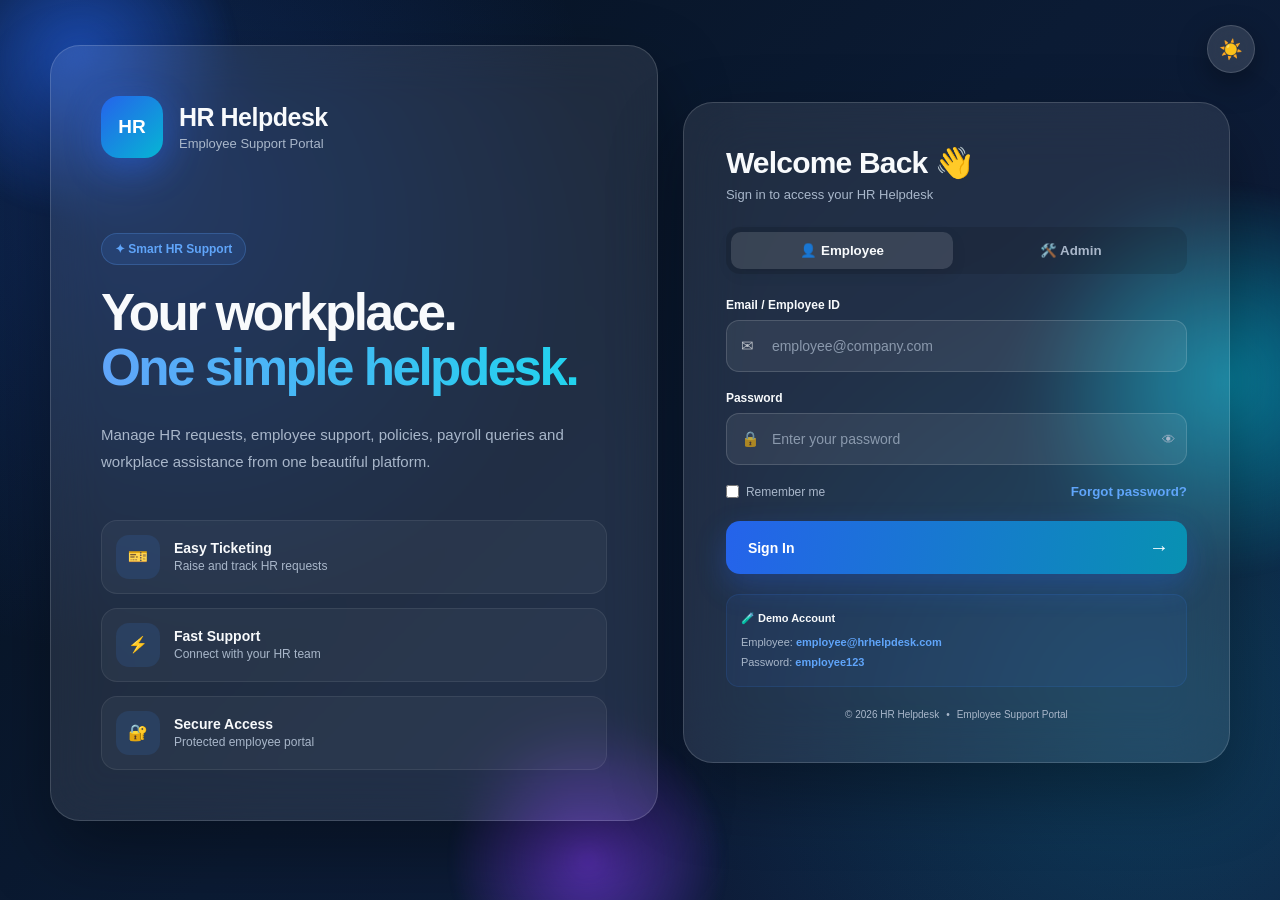
<file: index.html>
<!DOCTYPE html>
<html lang="en">
<head>
    <meta charset="UTF-8">
    <meta name="viewport" content="width=device-width, initial-scale=1.0">

    <title>HR Helpdesk | Login</title>

    <link rel="stylesheet" href="css/style.css">
</head>

<body>

    <!-- Animated Background -->
    <div class="background">
        <div class="orb orb-1"></div>
        <div class="orb orb-2"></div>
        <div class="orb orb-3"></div>
    </div>

    <!-- Theme Button -->
    <button id="themeToggle" class="theme-toggle" title="Change Theme">
        🌙
    </button>


    <!-- Main Login Container -->
    <main class="login-container">

        <!-- Left Side -->
        <section class="hero-section">

            <div class="brand">

                <div class="logo">
                    HR
                </div>

                <div>
                    <h1>HR Helpdesk</h1>
                    <p>Employee Support Portal</p>
                </div>

            </div>


            <div class="hero-content">

                <span class="badge">
                    ✦ Smart HR Support
                </span>

                <h2>
                    Your workplace.
                    <br>
                    <span>One simple helpdesk.</span>
                </h2>

                <p>
                    Manage HR requests, employee support,
                    policies, payroll queries and workplace
                    assistance from one beautiful platform.
                </p>

            </div>


            <div class="features">

                <div class="feature">
                    <div class="feature-icon">🎫</div>

                    <div>
                        <strong>Easy Ticketing</strong>
                        <small>Raise and track HR requests</small>
                    </div>
                </div>


                <div class="feature">
                    <div class="feature-icon">⚡</div>

                    <div>
                        <strong>Fast Support</strong>
                        <small>Connect with your HR team</small>
                    </div>
                </div>


                <div class="feature">
                    <div class="feature-icon">🔐</div>

                    <div>
                        <strong>Secure Access</strong>
                        <small>Protected employee portal</small>
                    </div>
                </div>

            </div>

        </section>


        <!-- Login Card -->
        <section class="login-section">

            <div class="glass-login">

                <div class="login-header">

                    <span class="mobile-logo">
                        HR
                    </span>

                    <h2>Welcome Back 👋</h2>

                    <p>
                        Sign in to access your HR Helpdesk
                    </p>

                </div>


                <!-- Role Selector -->
                <div class="role-selector">

                    <button
                        class="role-btn active"
                        data-role="employee"
                    >
                        👤 Employee
                    </button>

                    <button
                        class="role-btn"
                        data-role="admin"
                    >
                        🛠️ Admin
                    </button>

                </div>


                <!-- Login Message -->
                <div
                    id="loginMessage"
                    class="login-message"
                ></div>


                <!-- Login Form -->
                <form id="loginForm">

                    <div class="input-group">

                        <label for="email">
                            Email / Employee ID
                        </label>

                        <div class="input-wrapper">

                            <span class="input-icon">
                                ✉
                            </span>

                            <input
                                type="text"
                                id="email"
                                placeholder="employee@company.com"
                                autocomplete="username"
                                required
                            >

                        </div>

                    </div>


                    <div class="input-group">

                        <label for="password">
                            Password
                        </label>

                        <div class="input-wrapper">

                            <span class="input-icon">
                                🔒
                            </span>

                            <input
                                type="password"
                                id="password"
                                placeholder="Enter your password"
                                autocomplete="current-password"
                                required
                            >

                            <button
                                type="button"
                                id="passwordToggle"
                                class="password-toggle"
                            >
                                👁
                            </button>

                        </div>

                    </div>


                    <div class="login-options">

                        <label class="remember">

                            <input
                                type="checkbox"
                                id="remember"
                            >

                            <span>
                                Remember me
                            </span>

                        </label>


                        <button
                            type="button"
                            id="forgotPassword"
                            class="forgot"
                        >
                            Forgot password?
                        </button>

                    </div>


                    <button
                        type="submit"
                        class="login-button"
                    >

                        <span>
                            Sign In
                        </span>

                        <span class="arrow">
                            →
                        </span>

                    </button>

                </form>


                <!-- Demo Login -->
                <div class="demo-login">

                    <div class="demo-title">
                        🧪 Demo Account
                    </div>

                    <div id="demoDetails">

                        <span>
                            Employee:
                        </span>

                        <strong>
                            employee@hrhelpdesk.com
                        </strong>

                        <br>

                        <span>
                            Password:
                        </span>

                        <strong>
                            employee123
                        </strong>

                    </div>

                </div>


                <div class="login-footer">

                    <span>
                        © 2026 HR Helpdesk
                    </span>

                    <span>
                        •
                    </span>

                    <span>
                        Employee Support Portal
                    </span>

                </div>

            </div>

        </section>

    </main>


    <script src="js/theme.js"></script>

</body>
</html>
</file>
<file: css/style.css>
/* ================================
   HR HELPDESK
   GLASSMORPHISM DESIGN SYSTEM
================================ */


/* ---------- RESET ---------- */

* {
    margin: 0;
    padding: 0;
    box-sizing: border-box;
}


html {
    scroll-behavior: smooth;
}


body {

    font-family:
        Inter,
        "Segoe UI",
        Arial,
        sans-serif;

    min-height: 100vh;

    overflow-x: hidden;

    color: var(--text);

    background:
        radial-gradient(
            circle at 10% 20%,
            var(--glow-1),
            transparent 35%
        ),

        radial-gradient(
            circle at 90% 80%,
            var(--glow-2),
            transparent 35%
        ),

        var(--background);

    transition:
        background .4s ease,
        color .4s ease;
}


/* ---------- THEME VARIABLES ---------- */

:root {

    --background:
        linear-gradient(
            135deg,
            #06111f,
            #0b1b34,
            #101d3d
        );

    --text: #f8fafc;

    --muted: #a9b7ca;

    --primary: #3b82f6;

    --primary-light: #60a5fa;

    --secondary: #06b6d4;

    --glass:
        rgba(255,255,255,.09);

    --glass-strong:
        rgba(255,255,255,.13);

    --border:
        rgba(255,255,255,.15);

    --input:
        rgba(255,255,255,.07);

    --glow-1:
        rgba(37,99,235,.25);

    --glow-2:
        rgba(6,182,212,.20);

    --shadow:
        rgba(0,0,0,.35);
}


body.light {

    --background:
        linear-gradient(
            135deg,
            #eaf4ff,
            #f5f9ff,
            #e8f5ff
        );

    --text: #102033;

    --muted: #617086;

    --primary: #2563eb;

    --primary-light: #3b82f6;

    --secondary: #0891b2;

    --glass:
        rgba(255,255,255,.62);

    --glass-strong:
        rgba(255,255,255,.82);

    --border:
        rgba(255,255,255,.75);

    --input:
        rgba(255,255,255,.62);

    --glow-1:
        rgba(59,130,246,.20);

    --glow-2:
        rgba(6,182,212,.15);

    --shadow:
        rgba(30,64,175,.15);
}


/* ---------- BACKGROUND ---------- */

.background {

    position: fixed;

    inset: 0;

    overflow: hidden;

    pointer-events: none;

    z-index: -1;
}


.orb {

    position: absolute;

    border-radius: 50%;

    filter: blur(5px);

    opacity: .65;

    animation:
        float 12s ease-in-out infinite;
}


.orb-1 {

    width: 320px;

    height: 320px;

    background:
        radial-gradient(
            circle,
            #2563eb,
            transparent 70%
        );

    top: -100px;

    left: -80px;
}


.orb-2 {

    width: 400px;

    height: 400px;

    background:
        radial-gradient(
            circle,
            #06b6d4,
            transparent 70%
        );

    right: -140px;

    top: 20%;
    
    animation-delay: -4s;
}


.orb-3 {

    width: 280px;

    height: 280px;

    background:
        radial-gradient(
            circle,
            #7c3aed,
            transparent 70%
        );

    bottom: -100px;

    left: 35%;

    animation-delay: -8s;
}


@keyframes float {

    0%,
    100% {
        transform:
            translate(0,0)
            scale(1);
    }

    50% {
        transform:
            translate(30px,-35px)
            scale(1.08);
    }
}


/* ---------- THEME BUTTON ---------- */

.theme-toggle {

    position: fixed;

    right: 25px;

    top: 25px;

    width: 48px;

    height: 48px;

    border-radius: 50%;

    border: 1px solid var(--border);

    background: var(--glass-strong);

    backdrop-filter: blur(20px);

    -webkit-backdrop-filter: blur(20px);

    color: var(--text);

    cursor: pointer;

    font-size: 19px;

    z-index: 20;

    box-shadow:
        0 10px 30px var(--shadow);

    transition: .3s;
}


.theme-toggle:hover {

    transform:
        rotate(15deg)
        scale(1.08);
}


/* ---------- MAIN ---------- */

.login-container {

    width: min(1180px, 94%);

    min-height: 720px;

    margin: auto;

    display: grid;

    grid-template-columns:
        1fr
        0.9fr;

    gap: 25px;

    padding: 45px 0;
}


/* ---------- HERO ---------- */

.hero-section {

    padding: 50px;

    display: flex;

    flex-direction: column;

    justify-content: center;

    border-radius: 30px;

    background: var(--glass);

    border: 1px solid var(--border);

    backdrop-filter: blur(25px);

    -webkit-backdrop-filter: blur(25px);

    box-shadow:
        0 30px 70px var(--shadow);
}


.brand {

    display: flex;

    align-items: center;

    gap: 16px;

    margin-bottom: 75px;
}


.logo {

    width: 62px;

    height: 62px;

    border-radius: 18px;

    display: grid;

    place-items: center;

    font-size: 19px;

    font-weight: 900;

    color: white;

    background:
        linear-gradient(
            135deg,
            #2563eb,
            #06b6d4
        );

    box-shadow:
        0 10px 35px
        rgba(37,99,235,.45);
}


.brand h1 {

    font-size: 25px;

    letter-spacing: -.5px;
}


.brand p {

    color: var(--muted);

    font-size: 13px;

    margin-top: 4px;
}


.badge {

    display: inline-flex;

    padding: 8px 13px;

    border-radius: 50px;

    width: fit-content;

    background:
        rgba(59,130,246,.13);

    border:
        1px solid
        rgba(96,165,250,.25);

    color:
        var(--primary-light);

    font-size: 12px;

    font-weight: 700;

    margin-bottom: 20px;
}


.hero-content h2 {

    font-size: clamp(
        38px,
        4vw,
        60px
    );

    line-height: 1.08;

    letter-spacing: -2.5px;
}


.hero-content h2 span {

    background:
        linear-gradient(
            90deg,
            #60a5fa,
            #22d3ee
        );

    -webkit-background-clip: text;

    background-clip: text;

    color: transparent;
}


.hero-content p {

    max-width: 500px;

    margin-top: 25px;

    color: var(--muted);

    line-height: 1.8;

    font-size: 15px;
}


/* ---------- FEATURES ---------- */

.features {

    display: grid;

    gap: 14px;

    margin-top: 45px;
}


.feature {

    display: flex;

    align-items: center;

    gap: 14px;

    padding: 14px;

    border-radius: 16px;

    background:
        rgba(255,255,255,.04);

    border:
        1px solid
        rgba(255,255,255,.08);

    transition: .3s;
}


.feature:hover {

    transform:
        translateX(6px);

    background:
        var(--glass-strong);
}


.feature-icon {

    width: 44px;

    height: 44px;

    border-radius: 13px;

    display: grid;

    place-items: center;

    background:
        rgba(59,130,246,.13);
}


.feature strong {

    display: block;

    font-size: 14px;
}


.feature small {

    display: block;

    margin-top: 3px;

    color: var(--muted);

    font-size: 12px;
}


/* ---------- LOGIN SECTION ---------- */

.login-section {

    display: flex;

    align-items: center;

    justify-content: center;
}


.glass-login {

    width: 100%;

    padding: 42px;

    border-radius: 30px;

    background:
        var(--glass);

    border:
        1px solid
        var(--border);

    backdrop-filter:
        blur(30px);

    -webkit-backdrop-filter:
        blur(30px);

    box-shadow:
        0 30px 70px
        var(--shadow);
}


.login-header {

    margin-bottom: 25px;
}


.mobile-logo {

    display: none;
}


.login-header h2 {

    font-size: 30px;

    letter-spacing: -.8px;
}


.login-header p {

    margin-top: 7px;

    color: var(--muted);

    font-size: 13px;
}


/* ---------- ROLE ---------- */

.role-selector {

    display: grid;

    grid-template-columns:
        1fr
        1fr;

    gap: 6px;

    padding: 5px;

    border-radius: 14px;

    background:
        rgba(0,0,0,.12);

    margin-bottom: 24px;
}


.role-btn {

    border: 0;

    padding: 11px;

    border-radius: 10px;

    background: transparent;

    color: var(--muted);

    cursor: pointer;

    font-weight: 700;

    transition: .25s;
}


.role-btn.active {

    background:
        var(--glass-strong);

    color:
        var(--text);

    box-shadow:
        0 5px 15px
        rgba(0,0,0,.08);
}


/* ---------- INPUT ---------- */

.input-group {

    margin-bottom: 19px;
}


.input-group label {

    display: block;

    font-size: 12px;

    font-weight: 700;

    margin-bottom: 8px;
}


.input-wrapper {

    position: relative;
}


.input-icon {

    position: absolute;

    left: 15px;

    top: 50%;

    transform:
        translateY(-50%);

    opacity: .7;

    font-size: 15px;
}


.input-wrapper input {

    width: 100%;

    height: 52px;

    padding:
        0 45px;

    border-radius: 13px;

    border:
        1px solid
        var(--border);

    background:
        var(--input);

    color:
        var(--text);

    outline: none;

    font-size: 14px;

    transition: .25s;
}


.input-wrapper input::placeholder {

    color: var(--muted);

    opacity: .75;
}


.input-wrapper input:focus {

    border-color:
        var(--primary);

    box-shadow:
        0 0 0 4px
        rgba(59,130,246,.12);
}


.password-toggle {

    position: absolute;

    right: 12px;

    top: 50%;

    transform:
        translateY(-50%);

    border: 0;

    background: transparent;

    cursor: pointer;

    color: var(--muted);
}


/* ---------- OPTIONS ---------- */

.login-options {

    display: flex;

    justify-content:
        space-between;

    align-items: center;

    margin:
        4px 0 22px;

    font-size: 12px;
}


.remember {

    display: flex;

    gap: 7px;

    align-items: center;

    color: var(--muted);

    cursor: pointer;
}


.remember input {

    accent-color:
        var(--primary);
}


.forgot {

    border: 0;

    background: transparent;

    color:
        var(--primary-light);

    cursor: pointer;

    font-weight: 700;
}


/* ---------- LOGIN BUTTON ---------- */

.login-button {

    width: 100%;

    height: 53px;

    border: 0;

    border-radius: 14px;

    display: flex;

    align-items: center;

    justify-content:
        space-between;

    padding:
        0 18px 0 22px;

    background:
        linear-gradient(
            100deg,
            #2563eb,
            #0891b2
        );

    color: white;

    font-size: 14px;

    font-weight: 800;

    cursor: pointer;

    box-shadow:
        0 12px 30px
        rgba(37,99,235,.3);

    transition: .3s;
}


.login-button:hover {

    transform:
        translateY(-2px);

    box-shadow:
        0 16px 35px
        rgba(37,99,235,.4);
}


.arrow {

    font-size: 20px;

    transition: .3s;
}


.login-button:hover .arrow {

    transform:
        translateX(5px);
}


/* ---------- MESSAGE ---------- */

.login-message {

    display: none;

    padding: 11px 13px;

    border-radius: 11px;

    margin-bottom: 18px;

    font-size: 12px;
}


.login-message.error {

    display: block;

    background:
        rgba(239,68,68,.12);

    border:
        1px solid
        rgba(239,68,68,.25);

    color:
        #f87171;
}


.login-message.success {

    display: block;

    background:
        rgba(34,197,94,.12);

    border:
        1px solid
        rgba(34,197,94,.25);

    color:
        #4ade80;
}


/* ---------- DEMO ---------- */

.demo-login {

    margin-top: 20px;

    padding: 14px;

    border-radius: 13px;

    background:
        rgba(59,130,246,.07);

    border:
        1px solid
        rgba(59,130,246,.13);

    color: var(--muted);

    font-size: 11px;

    line-height: 1.8;
}


.demo-title {

    color:
        var(--text);

    font-weight: 800;

    margin-bottom: 4px;
}


.demo-login strong {

    color:
        var(--primary-light);

    font-weight: 700;
}


/* ---------- FOOTER ---------- */

.login-footer {

    display: flex;

    justify-content: center;

    gap: 7px;

    margin-top: 22px;

    color: var(--muted);

    font-size: 10px;
}


/* ---------- RESPONSIVE ---------- */

@media(max-width: 900px) {

    .login-container {

        grid-template-columns:
            1fr;

        max-width: 550px;
    }


    .hero-section {

        display: none;
    }


    .mobile-logo {

        display: grid;

        place-items: center;

        width: 50px;

        height: 50px;

        border-radius: 15px;

        margin-bottom: 18px;

        color: white;

        font-weight: 900;

        background:
            linear-gradient(
                135deg,
                #2563eb,
                #06b6d4
            );
    }
}


@media(max-width: 500px) {

    .login-container {

        width: 94%;

        padding: 25px 0;
    }


    .glass-login {

        padding: 28px 22px;

        border-radius: 24px;
    }


    .login-header h2 {

        font-size: 26px;
    }


    .theme-toggle {

        width: 42px;

        height: 42px;

        right: 15px;

        top: 15px;
    }
}
</file>
